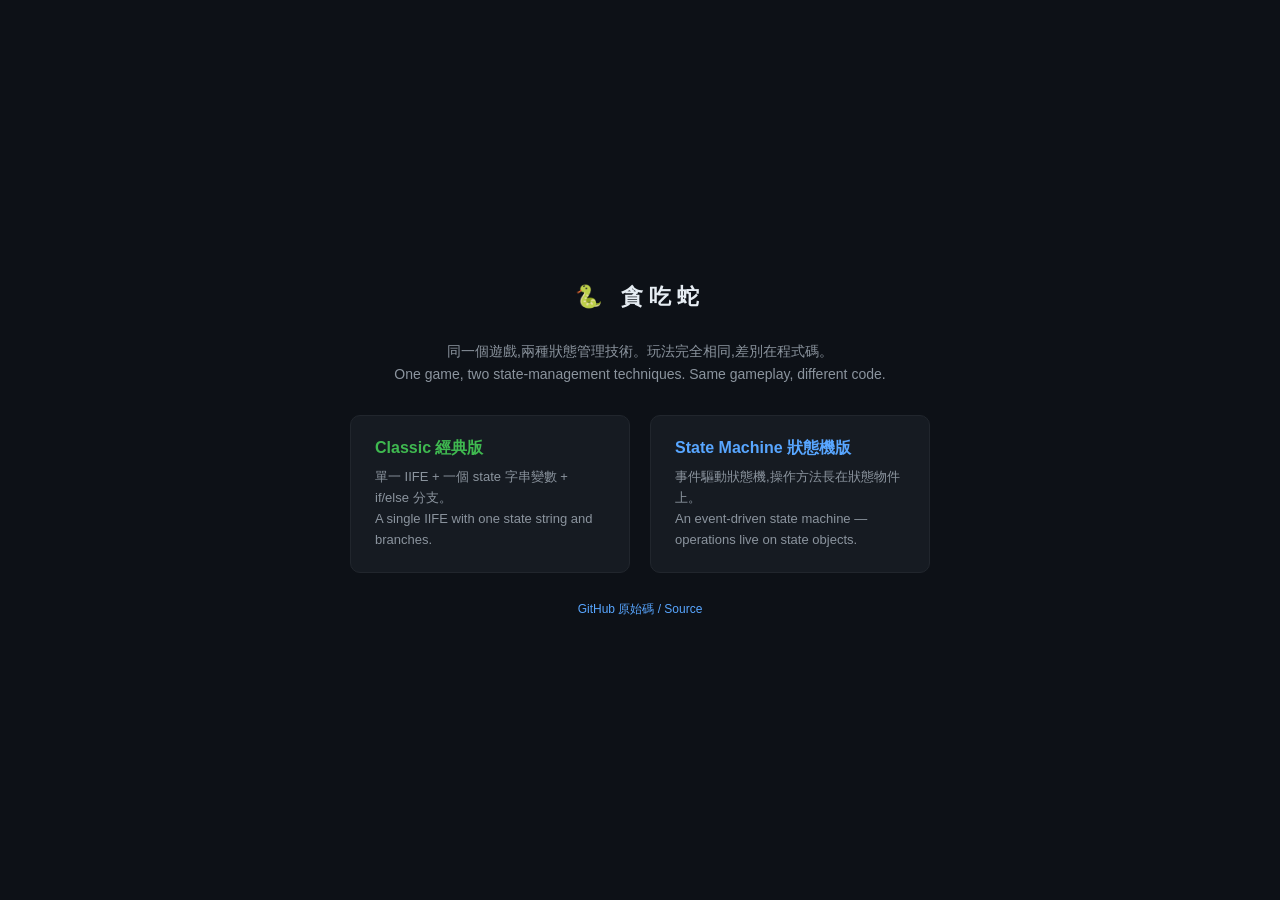
<file: index.html>
<!DOCTYPE html>
<html lang="zh-Hant">
<head>
<meta charset="UTF-8">
<meta name="viewport" content="width=device-width, initial-scale=1">
<title>貪吃蛇 Snake Game</title>
<style>
:root {
  --bg: #0d1117;
  --panel: #161b22;
  --line: #21262d;
  --text: #e6edf3;
  --dim: #8b949e;
  --green: #3fb950;
  --blue: #58a6ff;
}
* { margin: 0; padding: 0; box-sizing: border-box; }
body {
  background: var(--bg);
  color: var(--text);
  font-family: "Segoe UI", "Microsoft JhengHei", sans-serif;
  display: flex;
  flex-direction: column;
  align-items: center;
  justify-content: center;
  min-height: 100vh;
  padding: 24px;
  gap: 28px;
}
h1 { font-size: 22px; font-weight: 600; letter-spacing: 6px; color: var(--text); }
p.tagline { color: var(--dim); font-size: 14px; text-align: center; line-height: 1.7; }
.cards { display: flex; gap: 20px; flex-wrap: wrap; justify-content: center; }
a.card {
  display: block;
  width: 280px;
  background: var(--panel);
  border: 1px solid var(--line);
  border-radius: 10px;
  padding: 22px 24px;
  text-decoration: none;
  color: var(--text);
  transition: border-color .15s, transform .15s;
}
a.card:hover { border-color: var(--blue); transform: translateY(-2px); }
a.card.classic:hover { border-color: var(--green); }
.card h2 { font-size: 16px; margin-bottom: 8px; }
.card.classic h2 { color: var(--green); }
.card.sm h2 { color: var(--blue); }
.card p { font-size: 13px; color: var(--dim); line-height: 1.6; }
footer { color: var(--dim); font-size: 12px; }
footer a { color: var(--blue); text-decoration: none; }
</style>
</head>
<body>
<h1>🐍 貪吃蛇</h1>
<p class="tagline">同一個遊戲,兩種狀態管理技術。玩法完全相同,差別在程式碼。<br>One game, two state-management techniques. Same gameplay, different code.</p>
<div class="cards">
  <a class="card classic" href="classic/">
    <h2>Classic 經典版</h2>
    <p>單一 IIFE + 一個 state 字串變數 + if/else 分支。<br>A single IIFE with one state string and branches.</p>
  </a>
  <a class="card sm" href="state-machine/">
    <h2>State Machine 狀態機版</h2>
    <p>事件驅動狀態機,操作方法長在狀態物件上。<br>An event-driven state machine — operations live on state objects.</p>
  </a>
</div>
<footer><a href="https://github.com/jiowchern/snake-game">GitHub 原始碼 / Source</a></footer>
</body>
</html>
</file>
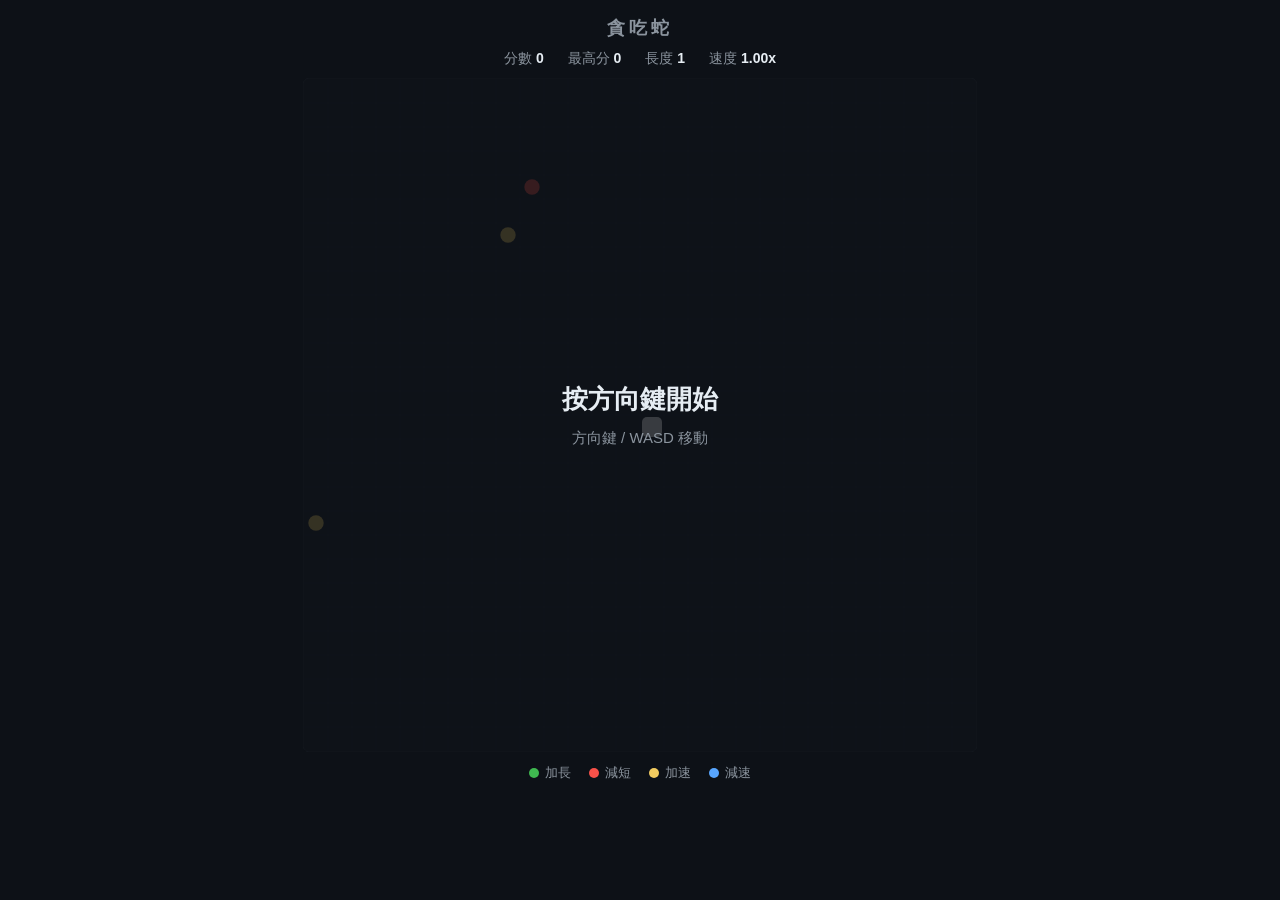
<file: classic/index.html>
<!DOCTYPE html>
<html lang="zh-Hant">
<head>
<meta charset="UTF-8">
<title>貪吃蛇</title>
<link rel="stylesheet" href="css/style.css">
</head>
<body>
<h1>貪吃蛇</h1>
<div id="hud">
  <span>分數 <b id="score">0</b></span>
  <span>最高分 <b id="best">0</b></span>
  <span>長度 <b id="len">1</b></span>
  <span>速度 <b id="spd">1.00x</b></span>
</div>
<div id="wrap">
  <canvas id="game" width="672" height="672"></canvas>
  <div id="startOverlay" class="overlay">
    <div class="big">按方向鍵開始</div>
    <div class="sub">方向鍵 / WASD 移動</div>
  </div>
  <div id="deadOverlay" class="overlay hidden">
    <div class="big">遊戲結束</div>
    <div class="sub" id="deadStats"></div>
    <div class="sub">按 Enter 重新開始</div>
  </div>
</div>
<div id="legend">
  <span><i class="dot" style="background:var(--green)"></i>加長</span>
  <span><i class="dot" style="background:var(--red)"></i>減短</span>
  <span><i class="dot" style="background:var(--yellow)"></i>加速</span>
  <span><i class="dot" style="background:var(--blue)"></i>減速</span>
</div>
<script src="js/game.js"></script>
</body>
</html>
</file>
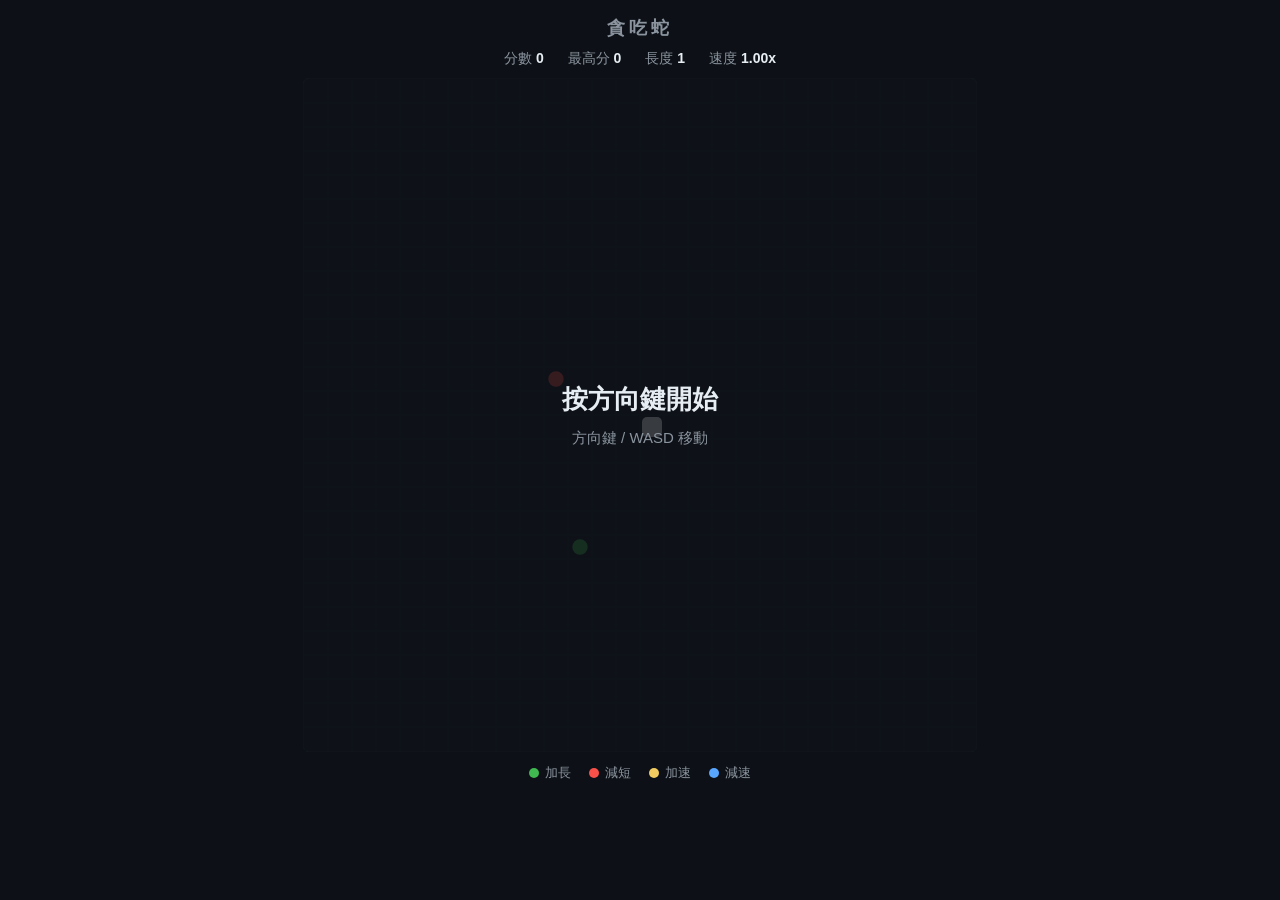
<file: state-machine/index.html>
<!DOCTYPE html>
<html lang="zh-Hant">
<head>
<meta charset="UTF-8">
<title>貪吃蛇</title>
<link rel="stylesheet" href="css/style.css">
</head>
<body>
<h1>貪吃蛇</h1>
<div id="hud">
  <span>分數 <b id="score">0</b></span>
  <span>最高分 <b id="best">0</b></span>
  <span>長度 <b id="len">1</b></span>
  <span>速度 <b id="spd">1.00x</b></span>
</div>
<div id="wrap">
  <canvas id="game" width="672" height="672"></canvas>
  <div id="startOverlay" class="overlay">
    <div class="big">按方向鍵開始</div>
    <div class="sub">方向鍵 / WASD 移動</div>
  </div>
  <div id="deadOverlay" class="overlay hidden">
    <div class="big">遊戲結束</div>
    <div class="sub" id="deadStats"></div>
    <div class="sub">按 Enter 重新開始</div>
  </div>
</div>
<div id="legend">
  <span><i class="dot" style="background:var(--green)"></i>加長</span>
  <span><i class="dot" style="background:var(--red)"></i>減短</span>
  <span><i class="dot" style="background:var(--yellow)"></i>加速</span>
  <span><i class="dot" style="background:var(--blue)"></i>減速</span>
</div>
<script src="js/core.js"></script>
<script src="js/board.js"></script>
<script src="js/render.js"></script>
<script src="js/states.js"></script>
<script src="js/game.js"></script>
<script src="js/main.js"></script>
</body>
</html>
</file>
<file: classic/css/style.css>
:root {
  --bg: #0d1117;
  --panel: #161b22;
  --line: #21262d;
  --text: #e6edf3;
  --dim: #8b949e;
  --green: #3fb950;
  --red: #f85149;
  --yellow: #f2cc60;
  --blue: #58a6ff;
}
* { margin: 0; padding: 0; box-sizing: border-box; }
body {
  background: var(--bg);
  color: var(--text);
  font-family: "Segoe UI", "Microsoft JhengHei", sans-serif;
  display: flex;
  flex-direction: column;
  align-items: center;
  min-height: 100vh;
  padding: 16px;
}
h1 { font-size: 18px; font-weight: 600; letter-spacing: 4px; margin-bottom: 10px; color: var(--dim); }
#hud {
  display: flex;
  gap: 24px;
  margin-bottom: 10px;
  font-size: 14px;
  color: var(--dim);
}
#hud b { color: var(--text); font-variant-numeric: tabular-nums; }
#wrap { position: relative; width: min(674px, 94vw, calc(100vh - 140px)); }
canvas {
  background: var(--panel);
  border: 1px solid var(--line);
  border-radius: 6px;
  display: block;
  width: 100%;
  height: auto;
}
.overlay {
  position: absolute;
  inset: 0;
  display: flex;
  flex-direction: column;
  align-items: center;
  justify-content: center;
  gap: 12px;
  background: rgba(13, 17, 23, 0.82);
  border-radius: 6px;
  text-align: center;
}
.overlay.hidden { display: none; }
.overlay .big { font-size: 26px; font-weight: 700; }
.overlay .sub { font-size: 15px; color: var(--dim); }
#legend {
  display: flex;
  gap: 18px;
  margin-top: 12px;
  font-size: 13px;
  color: var(--dim);
}
#legend span { display: flex; align-items: center; gap: 6px; }
.dot { width: 10px; height: 10px; border-radius: 50%; display: inline-block; }
</file>
<file: state-machine/css/style.css>
:root {
  --bg: #0d1117;
  --panel: #161b22;
  --line: #21262d;
  --text: #e6edf3;
  --dim: #8b949e;
  --green: #3fb950;
  --red: #f85149;
  --yellow: #f2cc60;
  --blue: #58a6ff;
}
* { margin: 0; padding: 0; box-sizing: border-box; }
body {
  background: var(--bg);
  color: var(--text);
  font-family: "Segoe UI", "Microsoft JhengHei", sans-serif;
  display: flex;
  flex-direction: column;
  align-items: center;
  min-height: 100vh;
  padding: 16px;
}
h1 { font-size: 18px; font-weight: 600; letter-spacing: 4px; margin-bottom: 10px; color: var(--dim); }
#hud {
  display: flex;
  gap: 24px;
  margin-bottom: 10px;
  font-size: 14px;
  color: var(--dim);
}
#hud b { color: var(--text); font-variant-numeric: tabular-nums; }
#wrap { position: relative; width: min(674px, 94vw, calc(100vh - 140px)); }
canvas {
  background: var(--panel);
  border: 1px solid var(--line);
  border-radius: 6px;
  display: block;
  width: 100%;
  height: auto;
}
.overlay {
  position: absolute;
  inset: 0;
  display: flex;
  flex-direction: column;
  align-items: center;
  justify-content: center;
  gap: 12px;
  background: rgba(13, 17, 23, 0.82);
  border-radius: 6px;
  text-align: center;
}
.overlay.hidden { display: none; }
.overlay .big { font-size: 26px; font-weight: 700; }
.overlay .sub { font-size: 15px; color: var(--dim); }
#legend {
  display: flex;
  gap: 18px;
  margin-top: 12px;
  font-size: 13px;
  color: var(--dim);
}
#legend span { display: flex; align-items: center; gap: 6px; }
.dot { width: 10px; height: 10px; border-radius: 50%; display: inline-block; }
</file>
